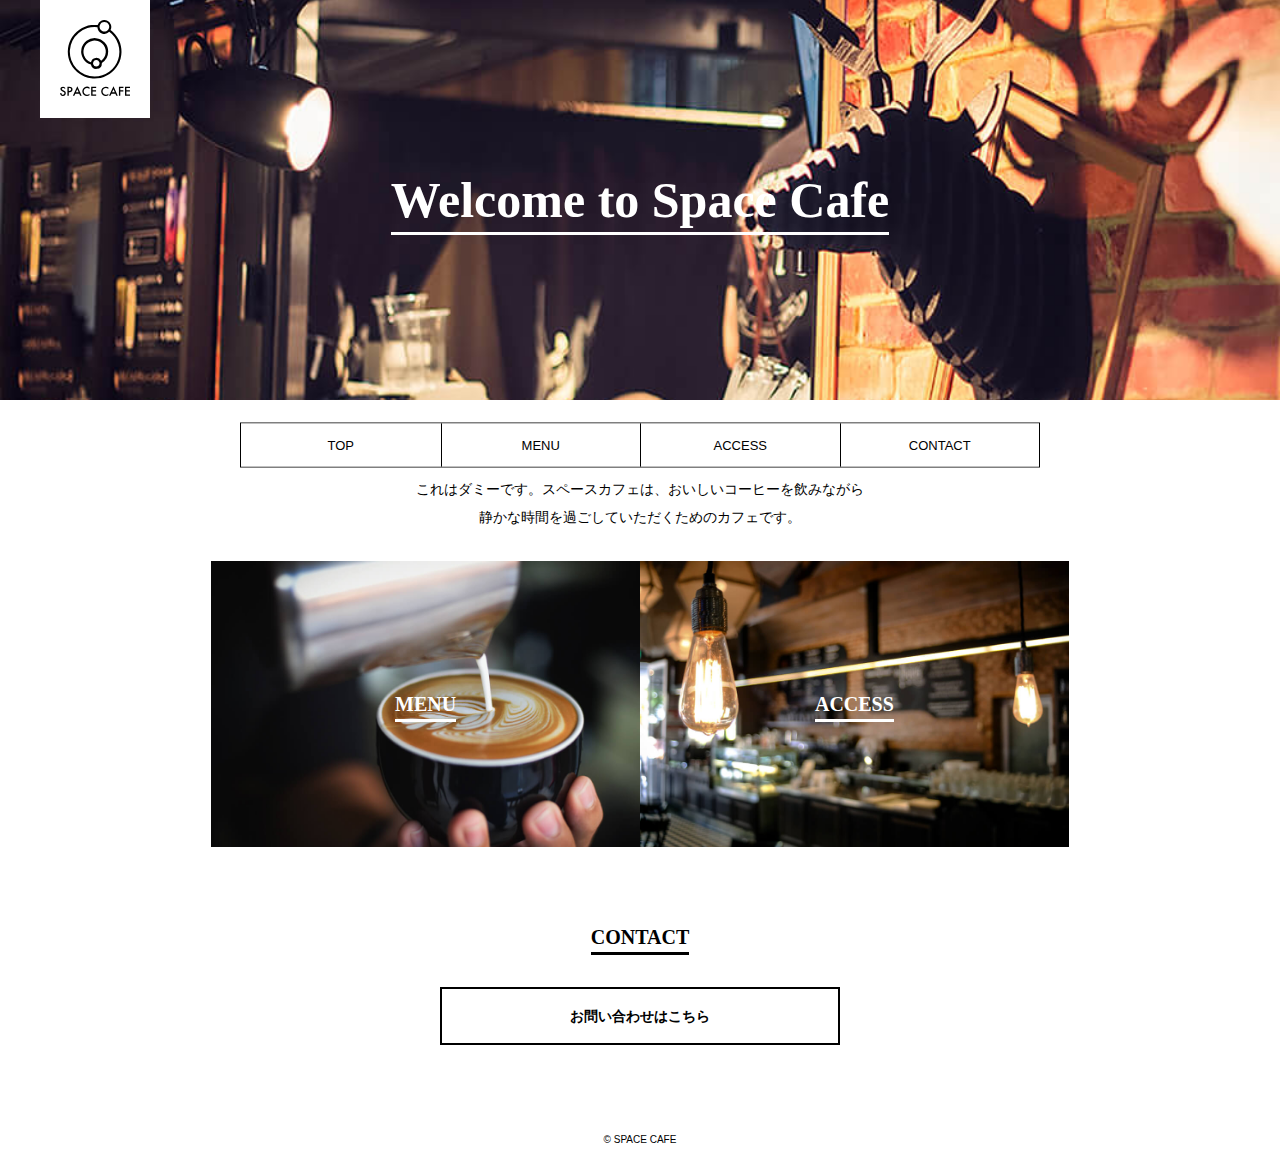
<file: index.html>
<!DOCTYPE html>
<html lang="ja">
<head>
<meta charset="utf-8">
<meta http-equiv="X-UA-Compatible" content="IE=edge">
<meta name="viewport" content="width=device-width,user-scalable=yes,initial-scale=1.0">
<title>SPACE CAFE</title>
<link rel="shortcut icon" href="assets/img/common/favicon.ico">
<link rel="apple-touch icon" href="assets/img/common/apple-touch-icon.png">
<link rel="stylesheet" href="assets/css/reset.css">
<link rel="stylesheet" href="assets/css/common.css">
<link rel="stylesheet" href="assets/css/top.css">
</head>

<body>
    <header class="header">
        <h1 class="logo"><img src="assets/img/common/logo.svg" alt="ロゴ"></h1>
        <div class="catch-copy"><span>Welcome to Space Cafe</span></div>
    </header>
    <nav class="globalnav">
        <ul class="globalnav-list">
            <li><a href="index.html">TOP</a></li>
            <li><a href="menu/index.html">MENU</a></li>
            <li><a href="access/index.html">ACCESS</a></li>
            <li><a href="contact/index.html">CONTACT</a></li>
        </ul>
    </nav>
    <main class="main">
        <div class="wrapper">
            <div class="lead">
        これはダミーです。スペースカフェは、おいしいコーヒーを飲みながら<br>
        静かな時間を過ごしていただくためのカフェです。
            </div>
            <div class="img-link-wrap">
                <section class="img-link">
                    <a href="menu/index.html">
                        <img src="assets/img/top/bg_menu.jpg" alt="メニュー画像">
                        <h2 class="heading02"><span>MENU</span></h2>
                    </a>
                </section>
                <section class="img-link">
                    <a href="access/index.html">
                        <img src="assets/img/top/bg_access.jpg">
                        <h2 class="heading02"><span>ACCESS</span></h2>
                    </a>
                </section>
            </div><!--img-link-wrap-->
            <section>
                <h2 class="heading02 heading02-contact"><span>CONTACT</span></h2>   
                <a href="contact/index.html" class="btn">お問い合わせはこちら</a>
            </section>
        </div><!--wrapper-->
    </main>
    <footer class="footer">
        <p class="copy"><small>&copy; SPACE CAFE</small></p>
    </footer>
</body>
</html>
</file>
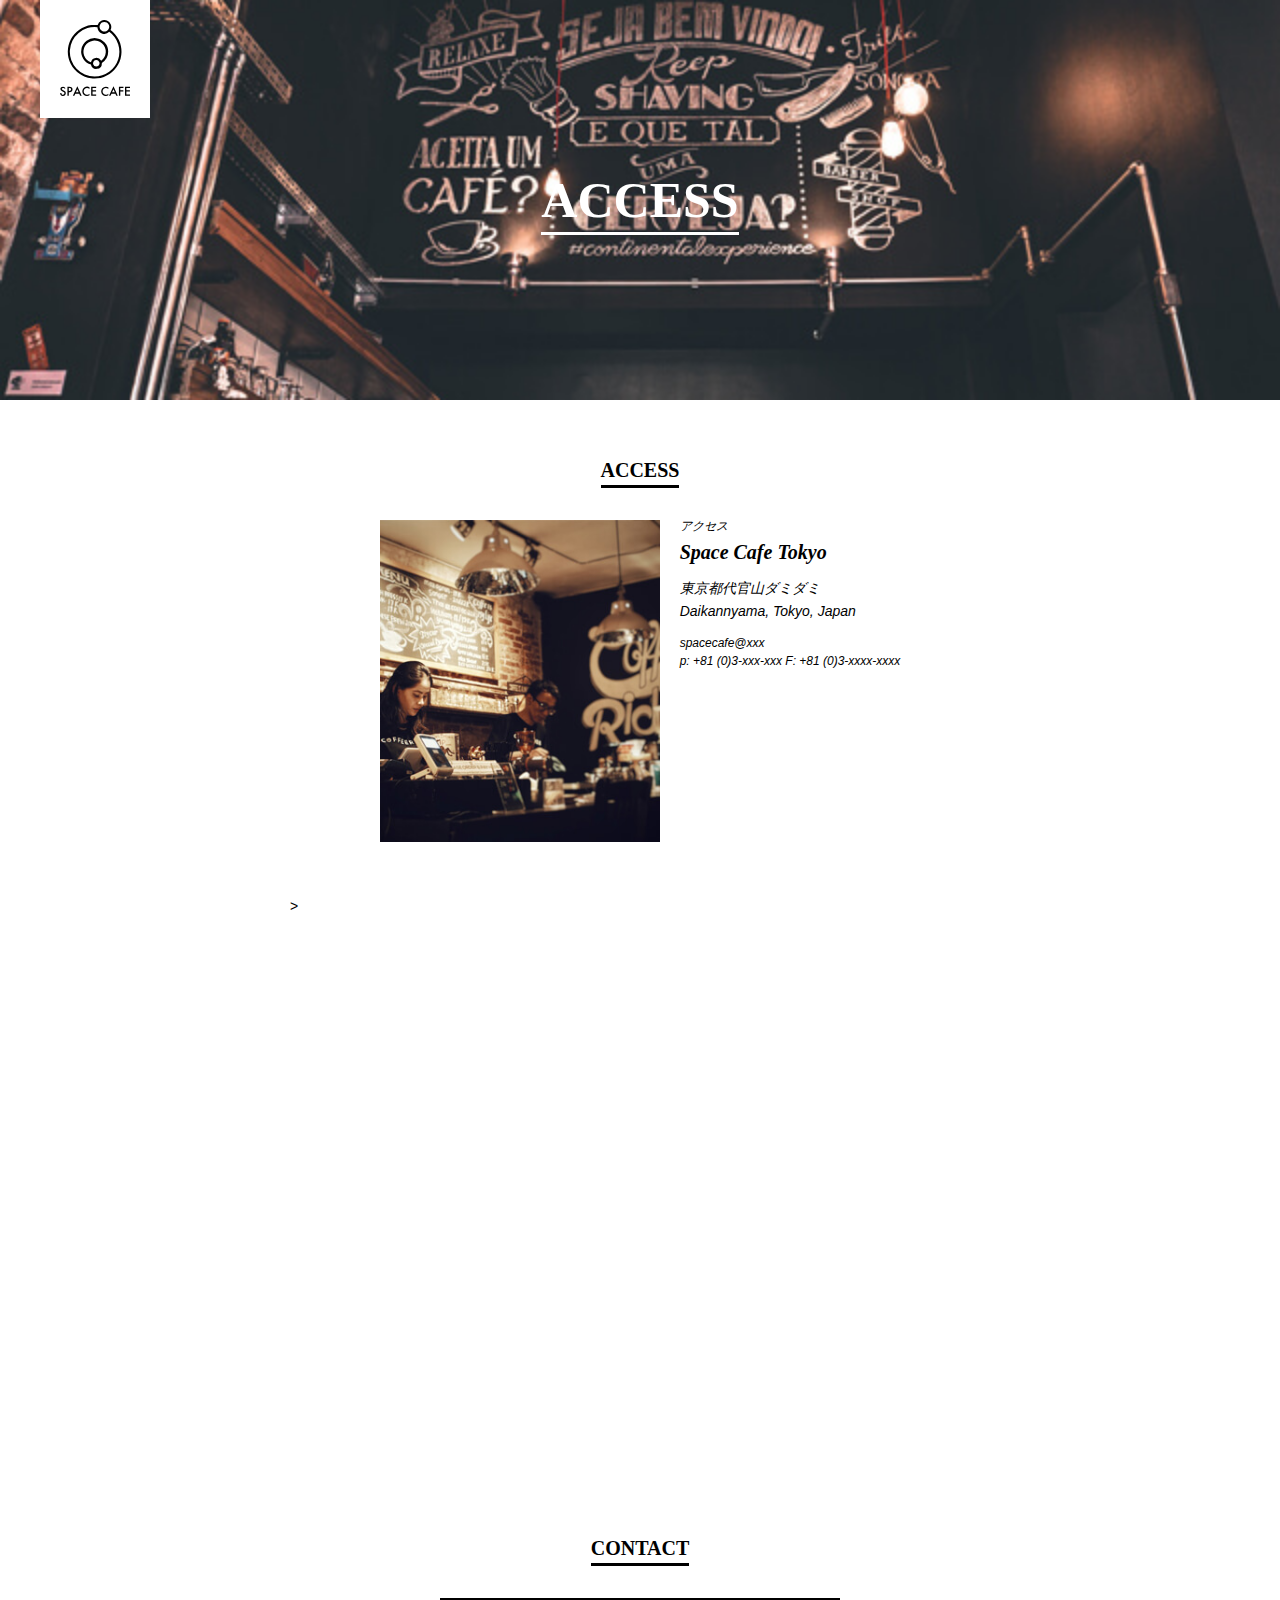
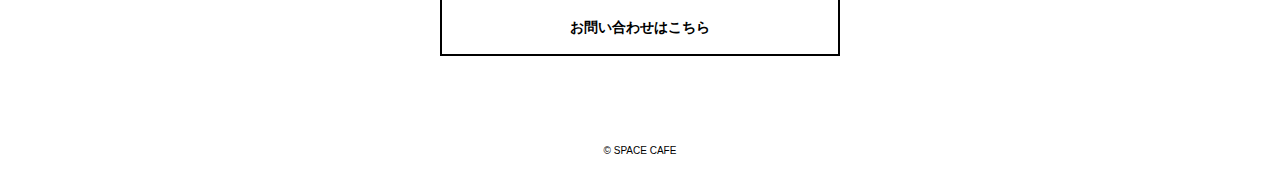
<file: access/index.html>
<!DOCTYPE html>
<html lang="ja">
<head>
<meta charset="utf-8">
<meta http-equiv="X-UA-Compatible" content="IE=edge">
<meta name="viewport" content="width=device-width,user-scalable=yes,initial-scale=1.0">
<title>アクセスページ|SPACE CAFE</title>
<link rel="shortcut icon" href="../assets/img/common/favicon.ico">
<link rel="apple-touch icon" href="../assets/img/common/apple-touch-icon.png">
<link rel="stylesheet" href="../assets/css/reset.css">
<link rel="stylesheet" href="../assets/css/common.css">
<link rel="stylesheet" href="../assets/css/access.css">
</head>
<body>
    <header class="header header-access">
        <h1 class="logo"><img src="../assets/img/common/logo.svg" alt="ロゴ"></h1>
        <div class="catch-copy"><span>ACCESS</span></div>
    </header>
    <main class="main">
        <div class="wrapper">
            <section class="section-access">
                <h2 class="heading02"><span>ACCESS</span></h2>
        <div class="access-block">
                <div class="access-img"><img src="../assets/img/access/img_access.jpg" alt="店内風景"></div>
            <address class="address">
                <dl>
                    <dt>アクセス</dt>
                    <dd class="access-desc">
                        <div class="access-name">Space Cafe Tokyo</div>
                        <div class="address">
                            <div class="address-text">
                                東京都代官山ダミダミ<br>
                                Daikannyama, Tokyo, Japan
                            </div>
                            <div class="address-contact">
                                spacecafe@xxx<br>
                                p: +81 (0)3-xxx-xxx F: +81 (0)3-xxxx-xxxx
                            </div>
                        </div>
                    </dd>
                </dl>
            </address>
        </div><!--access-block-->>
            <div class="map">
                <iframe src="https://www.google.com/maps/embed?pb=!1m18!1m12!1m3!1d3242.1736985536536!2d139.70057307470188!3d35.64809187259798!2m3!1f0!2f0!3f0!3m2!1i1024!2i768!4f13.1!3m3!1m2!1s0x60188b45c788b9cd%3A0x50f941ce0d71f4f8!2z5Luj5a6Y5bGx6aeF!5e0!3m2!1sja!2sjp!4v1730871057492!5m2!1sja!2sjp" width="600" height="450" style="border:0;" allowfullscreen></iframe>
            </div>
            </section>
            <section>
                <h2 class="heading02 heading02-contact"><span>CONTACT</span></h2>   
                <a href="contact/index.html" class="btn">お問い合わせはこちら</a>
            </section>
        </div><!--wrapper-->
    </main>
    <footer class="footer">
        <p class="copy"><small>&copy; SPACE CAFE</small></p>
    </footer>
</body>
</html>
</file>
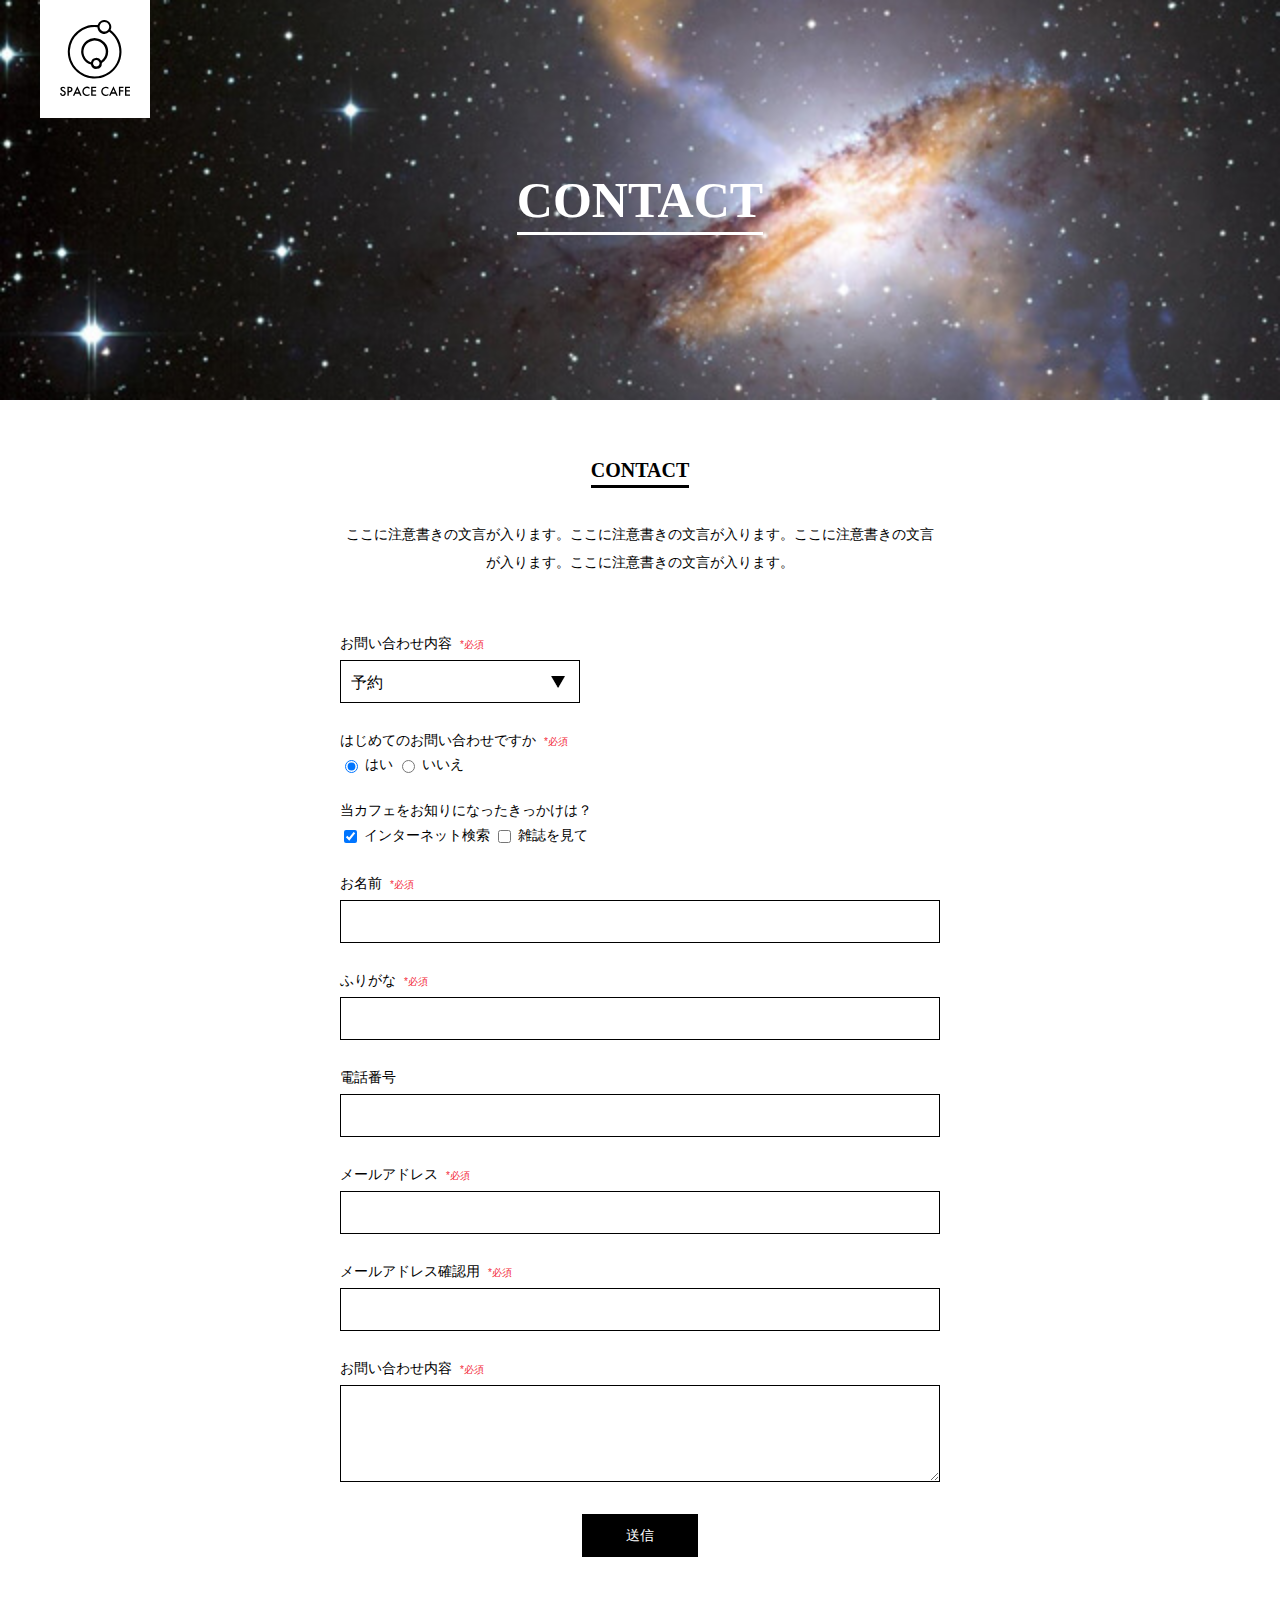
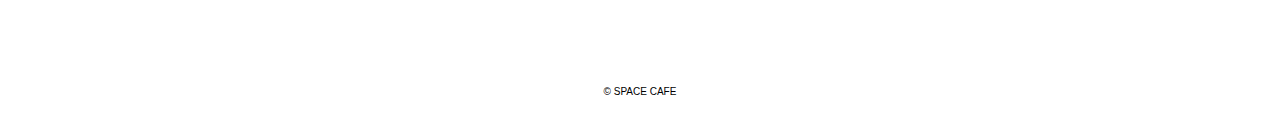
<file: contact/index.html>
<!DOCTYPE html>
<html lang="ja">
<head>
<meta charset="utf-8">
<meta http-equiv="X-UA-Compatible" content="IE=edge">
<meta name="viewport" content="width=device-width,user-scalable=yes,initial-scale=1.0">
<title>お問い合わせ　|　SPACE CAFE</title>
<link rel="shortcut icon" href="../assets/img/common/favicon.ico">
<link rel="apple-touch icon" href="../assets/img/common/apple-touch-icon.png">
<link rel="stylesheet" href="../assets/css/reset.css">
<link rel="stylesheet" href="../assets/css/common.css">
<link rel="stylesheet" href="../assets/css/contact.css">
</head>
<body>
    <header class="header header-contact">
        <h1 class="logo"><img src="../assets/img/common/logo.svg" alt="ロゴ"></h1>
        <div class="catch-copy"><span>CONTACT</span></div>
    </header>
    <main class="main">
        <div class="wrapper">
            <section class="section-contact">
                <h2 class="heading02"><span>CONTACT</span></h2>
                <div class="lead">
                    ここに注意書きの文言が入ります。ここに注意書きの文言が入ります。ここに注意書きの文言が入ります。ここに注意書きの文言が入ります。
                </div>
                <form action="#" class="form">
                    <fieldset class="form-block">
                        <legend class="form-title">お問い合わせ内容<span class="must">*必須</span></legend>
                        <div class="form-input">
                            <div class="selectbox-wrap">
                                <select class="select" name="select">
                                    <option value="予約">予約</option>
                                    <option value="その他お問い合わせ">その他お問い合わせ</option>
                                </select>
                            </div>
                        </div>
                    </fieldset>
                    <fieldset class="form-block">
                        <legend class="form-title">はじめてのお問い合わせですか<span class="must">*必須</span></legend>
                        <div class="form-input">
                            <input type="radio" name="radio" id="radio1" value="1" checked>
                            <label for="radio1">はい</label>
                            <input type="radio" name="radio" id="radio2" value="2">
                            <label for="radio2">いいえ</label>
                        </div>
                    </fieldset>
                    <fieldset class="form-block">
                        <legend class="form-title">当カフェをお知りになったきっかけは？</legend>
                        <div class="form-input">
                            <input type="checkbox" name="checkbox" id="checkbox1" value="1" checked>
                            <label for="checkbox1">インターネット検索</label>
                            <input type="checkbox" name="checkbox" id="checkbox2" value="2">
                            <label for="checkbox2">雑誌を見て</label>
                        </div>
                    </fieldset>
                    <fieldset class="form-block">
                        <legend class="form-title">お名前<span class="must">*必須</span></legend>
                        <div class="form-input">
                            <input type="text" class="input-text">
                        </div>
                    </fieldset>
                    <fieldset class="form-block">
                        <legend class="form-title">ふりがな<span class="must">*必須</span></legend>
                        <div class="form-input">
                            <input type="text" class="input-text">
                        </div>
                    </fieldset>
                    <fieldset class="form-block">
                        <legend class="form-title">電話番号</legend>
                        <div class="form-input">
                            <input type="text" class="input-text">
                        </div>
                    </fieldset>
                    <fieldset class="form-block">
                        <legend class="form-title">メールアドレス<span class="must">*必須</span></legend>
                        <div class="form-input">
                            <input type="text" class="input-text">
                        </div>
                    </fieldset>
                    <fieldset class="form-block">
                        <legend class="form-title">メールアドレス確認用<span class="must">*必須</span></legend>
                        <div class="form-input">
                            <input type="text" class="input-text">
                        </div>
                    </fieldset>
                    <fieldset class="form-block">
                        <legend class="form-title">お問い合わせ内容<span class="must">*必須</span></legend>
                        <div class="form-input">
                            <textarea class="textarea"></textarea>
                        </div>
                    </fieldset>
                    <button class="submit-btn">送信</button>
                </form>
            </section>
        </div><!--wrapper-->
    </main>
    <footer class="footer">
        <p class="copy"><small>&copy; SPACE CAFE</small></p>
    </footer>
</body>
</html>
</file>
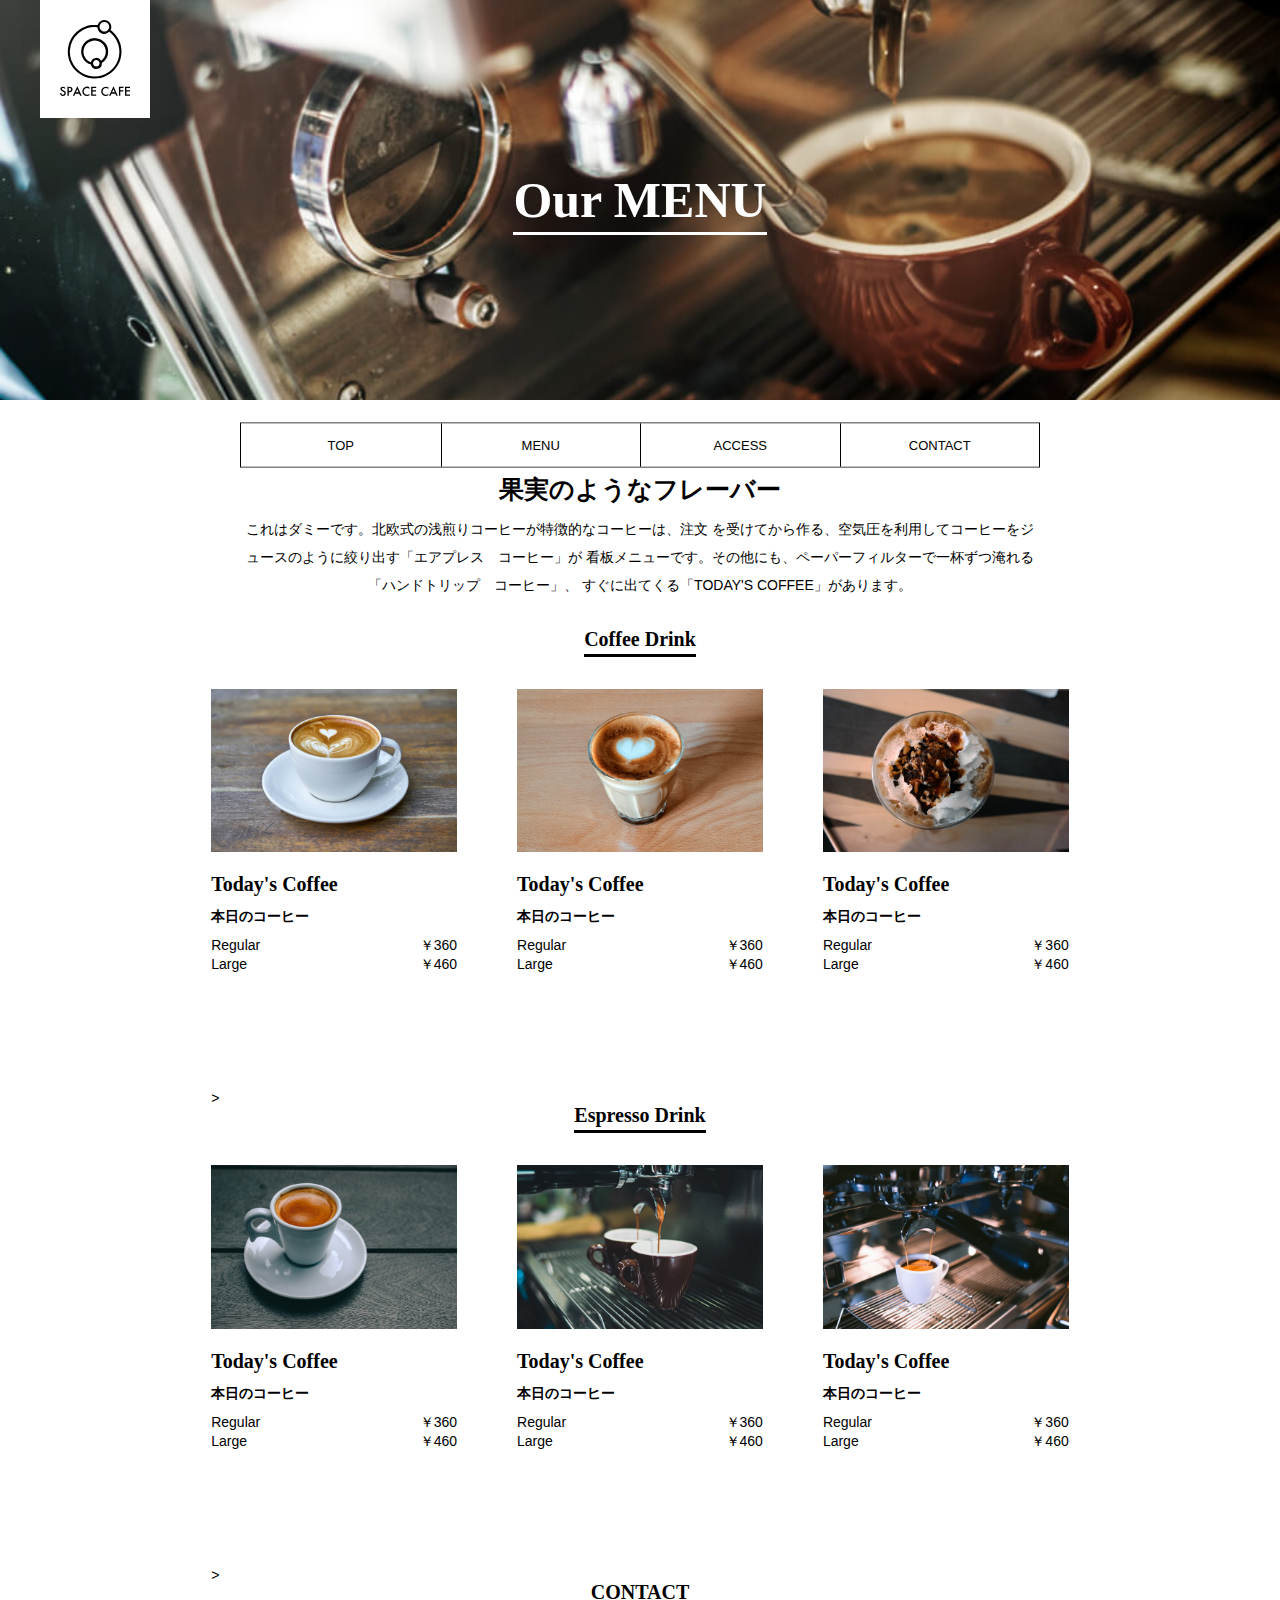
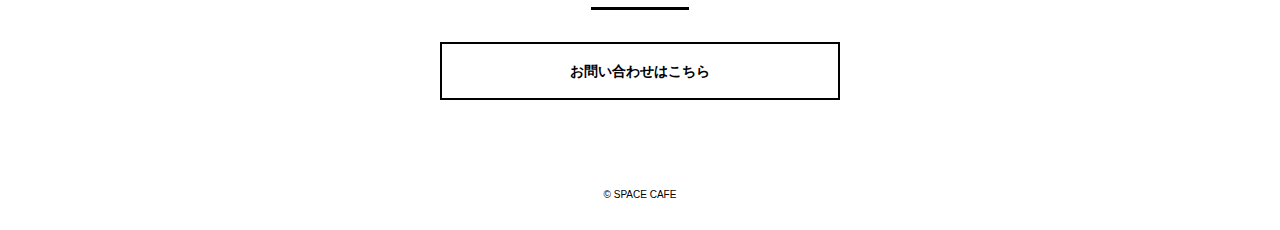
<file: menu/index.html>
<!DOCTYPE html>
<html lang="ja">
<head>
<meta charset="utf-8">
<meta http-equiv="X-UA-Compatible" content="IE=edge">
<meta name="viewport" content="width=device-width,user-scalable=yes,initial-scale=1.0">
<title>メニューページ|SPACE CAFE</title>
<link rel="shortcut icon" href="../assets/img/common/favicon.ico">
<link rel="apple-touch icon" href="../assets/img/common/apple-touch-icon.png">
<link rel="stylesheet" href="../assets/css/reset.css">
<link rel="stylesheet" href="../assets/css/common.css">
<link rel="stylesheet" href="../assets/css/menu.css">
</head>

<body>
    <header class="header header-menu">
        <h1 class="logo"><img src="../assets/img/common/logo.svg" alt="ロゴ"></h1>
        <div class="catch-copy"><span>Our MENU</span></div>
    </header>
    <nav class="globalnav">
        <ul class="globalnav-list">
            <li><a href="../index.html">TOP</a></li>
            <li><a href="../menu/index.html">MENU</a></li>
            <li><a href="../access/index.html">ACCESS</a></li>
            <li><a href="../contact/index.html">CONTACT</a></li>
        </ul>
    </nav>
    <main class="main">
        <div class="wrapper">
            <div class="lead">
                <div class="lead-title">果実のようなフレーバー</div>
                これはダミーです。北欧式の浅煎りコーヒーが特徴的なコーヒーは、注文
                を受けてから作る、空気圧を利用してコーヒーをジュースのように絞り出す「エアプレス　コーヒー」が
                看板メニューです。その他にも、ペーパーフィルターで一杯ずつ淹れる「ハンドトリップ　コーヒー」、
                すぐに出てくる「TODAY'S COFFEE」があります。
            </div>
        <section class="menu-category">
            <h2 class="heading02 heading02--menu"><span>Coffee Drink</span></h2>
            <ul class="menu-wrap">
                <li class="menu">
                    <div class="menu-img">
                        <img src="../assets/img/menu/menu_coffee01.jpg" alt="メニュー画像1">
                    </div>
                    <div class="menu-name-en">Today's Coffee</div>
                    <p class="menu-name-ja">本日のコーヒー</p>
                    <div class="menu-price">
                        <span>Regular</span>
                        <span>￥360</span>
                    </div>
                    <div class="menu-price">
                        <span>Large</span>
                        <span>￥460</span>
                    </div>
                </li>
                <li class="menu">
                    <div class="menu-img">
                        <img src="../assets/img/menu/menu_coffee02.jpg" alt="メニュー画像2">
                    </div>
                    <div class="menu-name-en">Today's Coffee</div>
                    <p class="menu-name-ja">本日のコーヒー</p>
                    <div class="menu-price">
                        <span>Regular</span>
                        <span>￥360</span>
                    </div>
                    <div class="menu-price">
                        <span>Large</span>
                        <span>￥460</span>
                    </div>
                </li><li class="menu">
                    <div class="menu-img">
                        <img src="../assets/img/menu/menu_coffee03.jpg" alt="メニュー画像3">
                    </div>
                    <div class="menu-name-en">Today's Coffee</div>
                    <p class="menu-name-ja">本日のコーヒー</p>
                    <div class="menu-price">
                        <span>Regular</span>
                        <span>￥360</span>
                    </div>
                    <div class="menu-price">
                        <span>Large</span>
                        <span>￥460</span>
                    </div>
                </li>
            </ul>
        </section><!--menu-category-->>
        <section class="menu-category">
            <h2 class="heading02 heading02--menu"><span>Espresso Drink</span></h2>
            <ul class="menu-wrap">
                <li class="menu">
                    <div class="menu-img">
                        <img src="../assets/img/menu/menu_coffee04.jpg" alt="メニュー画像4">
                    </div>
                    <div class="menu-name-en">Today's Coffee</div>
                    <p class="menu-name-ja">本日のコーヒー</p>
                    <div class="menu-price">
                        <span>Regular</span>
                        <span>￥360</span>
                    </div>
                    <div class="menu-price">
                        <span>Large</span>
                        <span>￥460</span>
                    </div>
                </li>
                <li class="menu">
                    <div class="menu-img">
                        <img src="../assets/img/menu/menu_coffee05.jpg" alt="メニュー画像5">
                    </div>
                    <div class="menu-name-en">Today's Coffee</div>
                    <p class="menu-name-ja">本日のコーヒー</p>
                    <div class="menu-price">
                        <span>Regular</span>
                        <span>￥360</span>
                    </div>
                    <div class="menu-price">
                        <span>Large</span>
                        <span>￥460</span>
                    </div>
                </li><li class="menu">
                    <div class="menu-img">
                        <img src="../assets/img/menu/menu_coffee06.jpg" alt="メニュー画像6">
                    </div>
                    <div class="menu-name-en">Today's Coffee</div>
                    <p class="menu-name-ja">本日のコーヒー</p>
                    <div class="menu-price">
                        <span>Regular</span>
                        <span>￥360</span>
                    </div>
                    <div class="menu-price">
                        <span>Large</span>
                        <span>￥460</span>
                    </div>
                </li>
            </ul>
        </section><!--menu-category-->>
            <section>
                <h2 class="heading02 heading02-contact"><span>CONTACT</span></h2>   
                <a href="contact/index.html" class="btn">お問い合わせはこちら</a>
            </section>
        </div><!--wrapper-->
    </main>
    <footer class="footer">
        <p class="copy"><small>&copy; SPACE CAFE</small></p>
    </footer>
</body>
</html>
</file>
<file: assets/css/common.css>
@charset "UTF-8";
.header{
    position: relative;
    width: 100%;
    height: 0;
    padding-bottom: 100%;
    background: url(../img/top/hero_top.jpg)no-repeat center center/cover;
}

@media print, screen and (min-width: 768px){
    .header{
        height: 400px;
        padding-bottom: 0;
    }
}

.logo{
    width: 60px;
    padding: 10px;
    background: #fff;
    position: absolute;
    top: 0;
    left: 20px;
}

@media print, screen and (min-width: 768px){
    .logo{
        width: 110px;
        padding: 20px;
        left: 40px;
    }
}

.catch-copy, .page-title{
    text-align: center;
    width: 100%;
    color: #fff;
    font-family: "ヒラギノ明朝　ProN W3", "Hiragino Mincho ProN", "HG明朝E", "MS P明朝", "MS 明朝", serif;
    font-size: 6vw;
    font-weight: bold;
    position: absolute;
    top: 50%;
    left: 0;
    -webkit-transform: translate(0, -50%);
    transform: translate(0, -50%);
}

.catch-copy span, .page-title span{
    border-bottom: 3px solid #fff;
    padding-bottom: 4px;
}

@media print, screen and (min-width: 768px){
    .catch-copy, .page-title{
        font-size: 50px;
    }
}

.heading02{
    text-align: center;
    font-size: 16px;
    font-weight: bold;
    color: #000;
    font-family: "ヒラギノ明朝　ProN W3", "Hiragino Mincho ProN", "HG明朝E", "MS P明朝", serif;
    margin-bottom: 20px;
}

@media print, screen and (min-width: 768px){
    .heading02{
        font-size: 20px;
        margin-bottom: 40px;
    }
}

.heading02 span{
    border-bottom: 3px solid #000;
    padding-bottom: 4px;
}

.lead{
    font-size: 14px;
    line-height: 2.0;
}

.btn{
    display: block;
    text-align: center;
    width: 200px;
    margin: 0 auto 60px;
    border: 2px solid #000;
    text-decoration: none;
    padding: 13px 0 12px;
    font-weight: bold;
}

@media print, screen and (min-width: 768px){
    .btn{
        width: 400px;
        padding: 20px 0;
        font-size: 14px;
    }
}

.footer{
    padding: 15px 10px;
}

@media print, screen and (min-width: 768px){
    .footer{
        padding: 30px 10px;
    }
}

.copy{
    text-align: center;
    font-size: 1.0rem;
}

.globalnav{
    position: relative;
    padding: 0 10px;
    -webkit-transform: translate(0, -50%);
    transform: translate(0,50%);
}

.globalnav li{
    display: table-cell;
    text-align: center;
}

.globalnav li:not(:first-child){
    border-left: 1px solid #000;
}

.globalnav li a{
    font-size: 1.3rem;
    display: block;
    background: #fff;
    text-decoration: none;
    padding: 15px 0;
}

.globalnav li a:hover{
    opacity: 1;
}

@media print, screen and (min-width: 768px){
    .globalnav li a:hover{
        background: #000;
        color: #fff;
    }
}

.globalnav-list{
    width: 100%;
    max-width: 800px;
    margin: 0 auto;
    display: table;
    table-layout: fixed;
    border: 1px solid #000;
}
</file>
<file: assets/css/top.css>
@charset "UTF-8";
.wrapper{
    max-width: 960px;
    margin: 0 auto;
    padding: 0 4%;
}

.lead{
    padding: 30px 0;
}

@media print, screen and (min-width: 768px){
    .lead{
        width: 800px;
        margin: 0 auto;
        text-align: center;
    }
}

.img-link-wrap{
    margin-bottom: 40px;
}

@media print, screen and (min-width: 768px){
    .img-link-wrap{
        display: -webkit-flex;
        display: -ms-flexbox;
        display: flex;
        margin-bottom: 80px;
    }
    .img-link{
        width: 50%;
    }
}

.img-link a{
    display: block;
    position: relative;
    z-index: 1;
}

.img-link a .heading02{
    color: #fff;
    z-index: 2;
    position: absolute;
    width: 100%;
    top: 50%;
    left: 0;
    -webkit-transform: translate(0, -50%);
    transform: translate(0, -50%);
    margin-bottom: 0;
}

.img-link a .heading02 span{
    border-color: #fff;
}

.img-link a img{
    display: block;
}
</file>
<file: assets/css/access.css>
@charset "UTF-8";
.header.header-access{
    background: url(../img/access/hero_access.jpg)no-repeat center center/cover;
}

.wrapper{
    max-width: 960px;
    margin: 0 auto;
    padding: 0 4%;
}

.section-access{
    padding: 30px 0 50px;
}

@media print, screen and (min-width: 768px){
    .section-access{
        padding: 60px 0 100px;
        max-width: 700px;
        margin: 0 auto;
    }
}

.access-img{
    margin-bottom: 15px;
}

@media print, screen and (min-width: 768px){
    .access-img{
        width: 50%;
        max-width: 300px;
        padding-right: 20px;
    }
}

.address{
    margin-bottom: 20px;
}

.address dt{
    font-size: 12px;
    margin-bottom: 10px;
}

.access-name{
    font-family: "ヒラギノ明朝　ProN W3", "Hiragino Mincho ProN", "HG明朝E", "MS P明朝", "MS 明朝", serif;
    font-size: 20px;
    font-weight: bold;
    margin-bottom: 15px;
}

.address-text{
    font-size: 14px;
    line-height: 1.67;
    margin-bottom: 10px;
}

.address-contact{
    font-size: 12px;
    line-height: 1.5;
}

@media print, screen and (min-width: 768px){
    .access-block{
        display: -webkit-flex;
        display: -ms-flexbox;
        display: flex;
        justify-content: center;
        margin-bottom: 40px;
    }
}

.map{
    position: relative;
    width: 100%;
    height: 0;
    padding-bottom: 75%;
}

.map iframe{
    width: 100%;
    height: 100%;
    position: absolute;
    top: 0;
    left: 0;
    bottom: 0;
    right: 0;
}
</file>
<file: assets/css/contact.css>
@charset "UTF-8";
.header.header-contact{
    background: url(../img/contact/hero_contact.jpg)no-repeat center center/cover;
}

.wrapper{
    max-width: 960px;
    margin: 0 auto;
    padding: 0 4%;
}

.section-contact{
    padding: 30px 0 50px;
}

@media print, screen and (min-width: 768px){
    .section-contact{
        padding: 60px 0 100px;
        margin: 0 auto;
    }
}

.lead{
    margin-bottom: 30px;
}

@media print, screen and (min-width: 768px){
    .lead{
        margin: 0 auto;
        width: 600px;
        text-align: center;
        margin-bottom: 60px;
    }
}

.select, input[type="text"], textarea{
    -moz-appearance: none;
    -webkit-appearance: none;
    appearance: none;
    width: 100%;
    height: 43px;
    padding: 0 10px;
    border: 1px solid #000;
    border-radius: 0;
    background: #fff;
    font-size: 1.6rem;
    line-height: 43px;
}

.selectbox-wrap{
    position: relative;
    width: 240px;
    height: 43px;
    z-index: 1;
}

.selectbox-wrap::after{
    content: "";
    display: block;
    width: 14px;
    height: 12px;
    background: url(../img/contact/icon_select.png) no-repeat center center/cover;
    position: absolute;
    top: 50%;
    margin-top: -6px;
    right: 15px;
    z-index: 10;
}

.form-block{
    margin-bottom: 25px;
}

@media print, screen and (min-width: 768px){
    .form-block{
        width: 600px;
        margin: 0 auto 30px;
    }
}

.form-title{
    font-size: 1.4rem;
    margin-bottom: 10px;
}

.form-title span{
    display: inline-block;
    font-size: 1.0rem;
    color: #f32938;
    margin-left: 8px;
}

.textarea{
    height: 97px;
    line-height: 1.5;
    padding: 10px;
}

.submit-btn{
    display: block;
    -moz-appearance: none;
    -webkit-appearance: none;
    appearance: none;
    border: none;
    cursor: pointer;
    padding: 0;
    background: #000;
    color: #fff;
    font-size: 1.4rem;
    width: 116px;
    height: 43px;
    line-height: 43px;
    margin: 0 auto;
}
</file>
<file: assets/css/menu.css>
@charset "UTF-8";
.header.header-menu{
    background: url(../img/menu/hero_menu.jpg)no-repeat center center/cover;
}

.wrapper{
    max-width: 960px;
    margin: 0 auto;
    padding: 0 4%;
}

.lead{
    padding: 30px 0;
}

@media print, screen and (min-width: 768px){
    .lead{
        width: 800px;
        margin: auto;
        text-align: center;
    }
}

.lead-title{
    font-size: 25px;
    margin-bottom: 10px;
    font-weight: bold;
    line-height: 1.2;
    font-family: "ヒラギノ明朝　ProN W3", "Hiragino Mincho ProN", "HG明朝E", "MS P明朝", "MS 明朝", serif;
}

.menu{
    padding: 15px 0;
    border-bottom: 1px solid #eee;
    list-style: none;
}

@media print, screen and (min-width: 768px){
    .menu-wrap{
        display: -webkit-flex;
        display: -ms-flexbox;
        display: flex;
        -webkit-flex-wrap: wrap;
        -ms-flex-wrap: wrap;
        flex-wrap: wrap;
    }
    .menu{
        width: 33.33%;
        padding: 0 30px;
        margin-bottom: 60px;
        border-bottom: none;
    }
}

.menu-img{
    margin-bottom: 20px;
}

.menu-name-en{
    font-size: 20px;
    font-family: "ヒラギノ明朝　ProN W3", "Hiragino Mincho ProN", "HG明朝E", "MS P明朝", "MS 明朝", serif;
    font-weight: bold;
    margin-bottom: 15px;
}

.menu-name-ja{
    font-size: 14px;
    font-weight: bold;
    margin-bottom: 15px;
}

.menu-price{
    font-size: 14px;
    display: -webkit-flex;
    display: -ms-flexbox;
    display: flex;
    -webkit-justify-content: space-between;
    -ms-flex-pack: justify;
    justify-content: space-between;
}

.menu-price + .menu-price{
    margin-top: 5px;
}

.menu-category{
    margin-bottom: 60px;
}

@media print, screen and (min-width: 768px){
    .menu-category{
        margin: 0 -30px 60px;
    }
}
</file>
